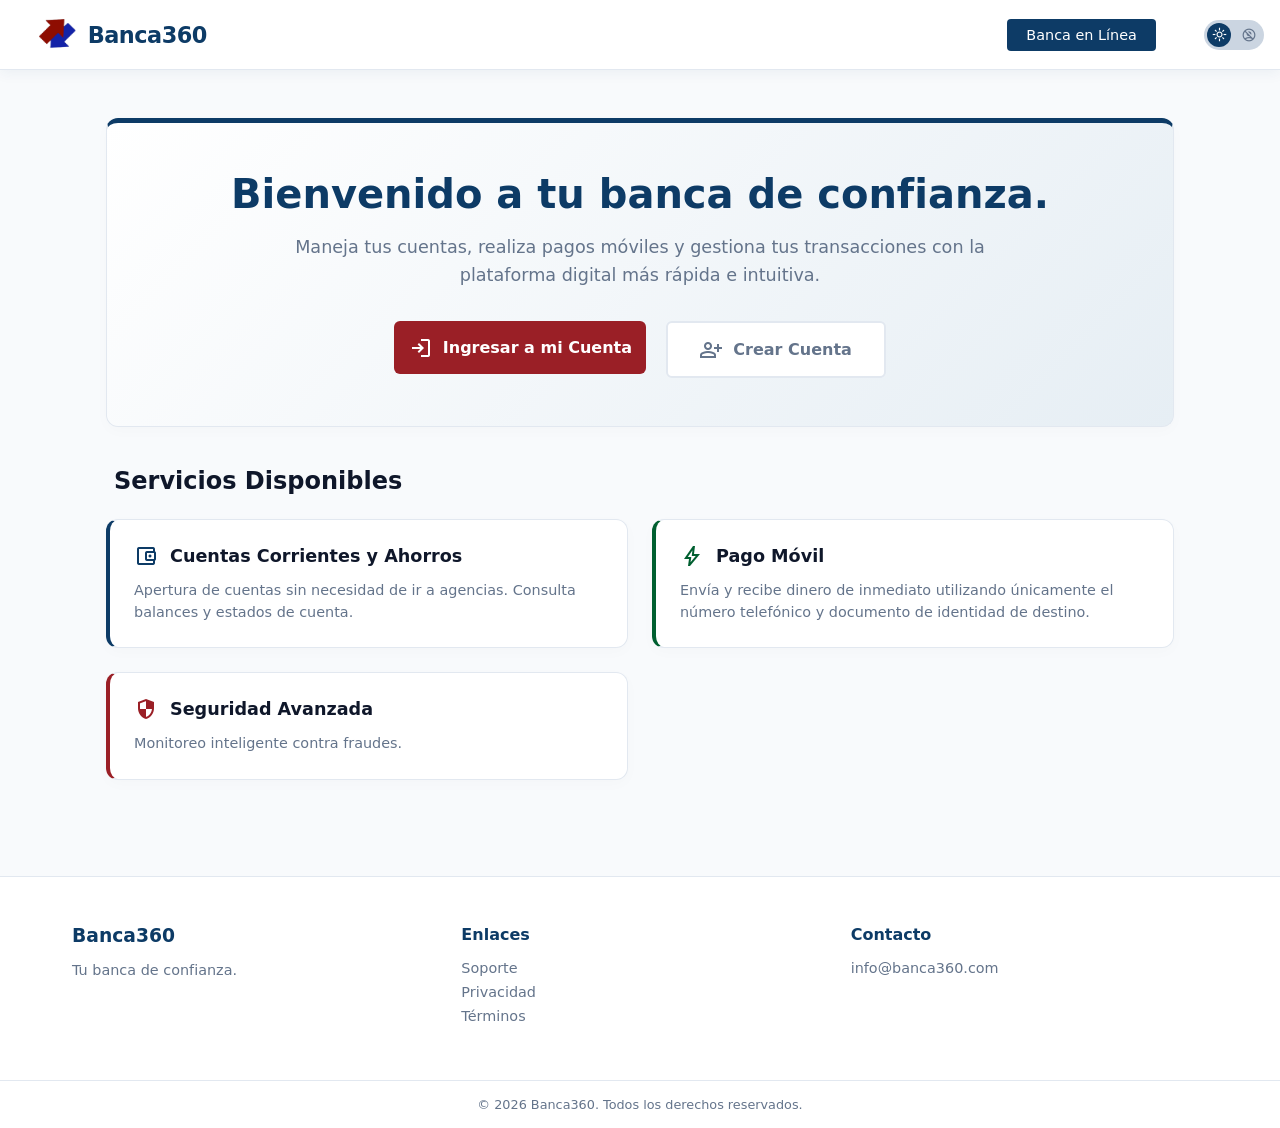
<file: index.html>
<!DOCTYPE html>
<html lang="es">
<head>
    <meta charset="UTF-8">
    <meta name="viewport" content="width=device-width, initial-scale=1.0">
    <title>Banca360</title>

    <link rel="icon" type="image/png" href="logocortado.png">

    <link rel="stylesheet" href="Style.css">
    <link href="https://fonts.googleapis.com/css2?family=Material+Symbols+Outlined" rel="stylesheet" />
</head>

<body>
    <nav class="navbar">
        <div class="nav-container">
            <a href="" class="nav-logo"><img src="logo.png" alt="Banca360" class="navbar-logo-img">Banca360</a>
            <a href="login.html" class="nav-online-banking-btn">Banca en Línea</a>       
        </div>
         <div class="nav-item">
            <label class="theme-switch" for="theme-toggle">
                <input type="checkbox" id="theme-toggle" class="theme-switch__input">
                <div class="theme-switch__icons">
                    <span class="material-symbols-outlined sun-icon">&#xe518;</span>
                    <span class="material-symbols-outlined moon-icon">&#xf03e;</span>
                </div>
                <div class="theme-switch__circle">
                    <span class="material-symbols-outlined sun-active">&#xe518;</span>
                    <span class="material-symbols-outlined moon-active">&#xf03e;</span>
                </div>
            </label>
        </div>
    </nav>

    <main class="page-content-wrapper main-landing-container">
        
        <div class="task-card-custom hero-banner-card">
            <h1 class="hero-title">Bienvenido a tu banca de confianza.</h1>
            <p class="hero-description">
                Maneja tus cuentas, realiza pagos móviles y gestiona tus transacciones con la plataforma digital más rápida e intuitiva.
            </p>
            
            <div class="hero-action-buttons">
                <a href="login.html" class="hero-btn-link">
                    <button class="btn-submit-full hero-btn-content">
                        <span class="material-symbols-outlined">login</span>
                        <span>Ingresar a mi Cuenta</span>
                    </button>
                </a>
                <a href="registro.html" class="hero-btn-link">
                    <button class="btn-secondary hero-btn-register">
                        <span class="material-symbols-outlined">person_add</span>
                        <span>Crear Cuenta</span>
                    </button>
                </a>
            </div>
        </div>

        <h2 class="services-section-title">Servicios Disponibles</h2>
        
        <div class="profile-info-grid services-grid-margin">
            
            <div class="task-card-custom tx-entry service-card-accounts">
                <div class="service-card-header">
                    <span class="material-symbols-outlined icon-accounts">account_balance_wallet</span>
                    <h3 class="service-card-title">Cuentas Corrientes y Ahorros</h3>
                </div>
                <p class="service-card-text">
                    Apertura de cuentas sin necesidad de ir a agencias. Consulta balances y estados de cuenta.
                </p>
            </div>

            <div class="task-card-custom tx-entry service-card-mobile-pay">
                <div class="service-card-header">
                    <span class="material-symbols-outlined icon-mobile-pay">bolt</span>
                    <h3 class="service-card-title">Pago Móvil</h3>
                </div>
                <p class="service-card-text">
                    Envía y recibe dinero de inmediato utilizando únicamente el número telefónico y documento de identidad de destino.
                </p>
            </div>

            <div class="task-card-custom tx-entry service-card-security">
                <div class="service-card-header">
                    <span class="material-symbols-outlined icon-security">security</span>
                    <h3 class="service-card-title">Seguridad Avanzada</h3>
                </div>
                <p class="service-card-text">
                    Monitoreo inteligente contra fraudes.
                </p>
            </div>

        </div>

    </main>

    <footer class="footer">
        <div class="footer-container">
            <div class="footer-section">
                <h3>Banca360</h3>
                <p>Tu banca de confianza.</p>
            </div>
            <div class="footer-section">
                <h4>Enlaces</h4>
                <ul>
                    <li><a href="#">Soporte</a></li>
                    <li><a href="#">Privacidad</a></li>
                    <li><a href="#">Términos</a></li>
                </ul>
            </div>
            <div class="footer-section">
                <h4>Contacto</h4>
                <p>info@banca360.com</p>
            </div>
        </div>
        <div class="footer-bottom">
            &copy; 2026 Banca360. Todos los derechos reservados.
        </div>
    </footer>

    <script src="script.js"></script>
</body>
</html>
</file>
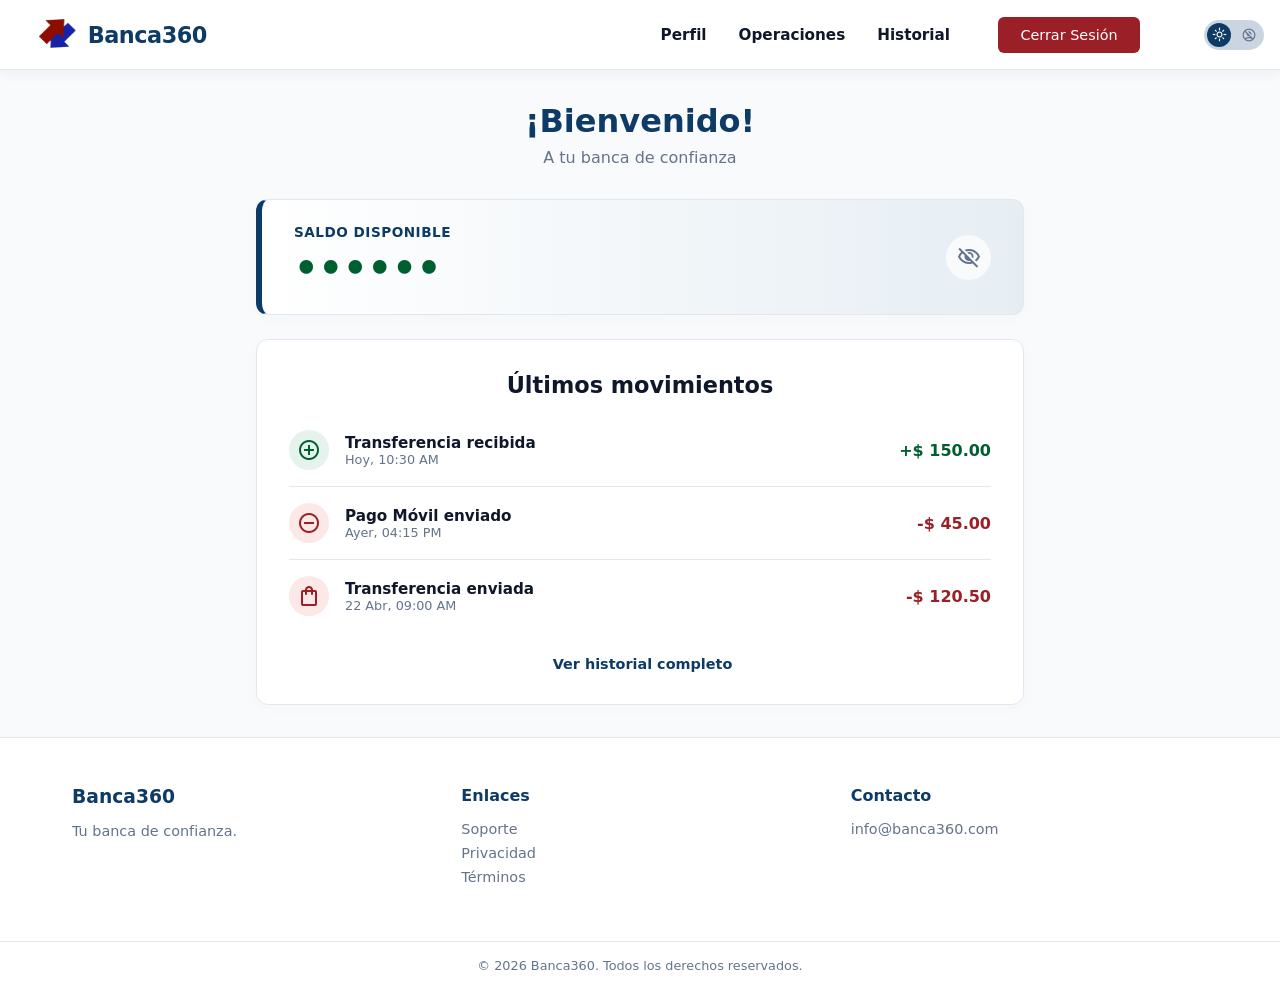
<file: dashboard.html>
<!DOCTYPE html>
<html lang="es">
<head>
    <meta charset="UTF-8">
    <meta name="viewport" content="width=device-width, initial-scale=1.0">
    <title>Banca360 - Dashboard</title>

    <link rel="icon" type="image/png" href="logocortado.png">

    <link rel="stylesheet" href="Style.css">
    <link href="https://fonts.googleapis.com/css2?family=Material+Symbols+Outlined" rel="stylesheet" />
</head>
<body>

    <nav class="navbar">
        <div class="nav-container">
            <a href="dashboard.html" class="nav-logo"><img src="logo.png" alt="Banca360" class="navbar-logo-img">Banca360</a>
            <div class="menu-toggle" id="mobile-menu">
                <span class="bar"></span>
                <span class="bar"></span>
                <span class="bar"></span>
            </div>
            
            <ul class="nav-menu">
                <li class="nav-item"><a href="perfil.html" class="nav-link">Perfil</a></li>
                <li class="nav-item opdesplegables">
                    <a href="#" class="nav-link">Operaciones</a>
                    <ul class="opdesplegables-menu">
                        <li><a href="transferencia.html">Transferencias</a></li>
                        <li><a href="pagomovil.html">Pago Móvil</a></li>
                        <li><a href="depositos.html">Depósitos</a></li>
                    </ul>
                </li>
                <li class="nav-item"><a href="historial.html" class="nav-link">Historial</a></li>
                <li class="nav-item"><a href="logout.html" class="nav-auth-btn">Cerrar Sesión</a></li>
            </ul>
        </div>
         <div class="nav-item">
            <label class="theme-switch" for="theme-toggle">
                <input type="checkbox" id="theme-toggle" class="theme-switch__input">
                <div class="theme-switch__icons">
                    <span class="material-symbols-outlined sun-icon">&#xe518;</span>
                    <span class="material-symbols-outlined moon-icon">&#xf03e;</span>
                </div>
                <div class="theme-switch__circle">
                    <span class="material-symbols-outlined sun-active">&#xe518;</span>
                    <span class="material-symbols-outlined moon-active">&#xf03e;</span>
                </div>
            </label>
        </div>
    </nav>

    <main class="page-content-wrapper">
        <div class="form-wrapper-custom">
            
            <div class="welcome-container">
                <h1>¡Bienvenido!</h1>
                <p>A tu banca de confianza</p>
            </div>

            <div class="dashboard-grid">
                
                <div class="task-card-custom balance-card">
                    <div class="balance-info">
                        <span class="balance-label">Saldo Disponible</span>
                        <div class="amount-wrapper">
                            <h2 id="balanceAmount" class="hidden">Bs. 1.000.000,00</h2>
                            <h2 id="balanceHidden">••••••</h2>
                        </div>
                    </div>
                    <button id="toggleBalance" class="btn-eye-toggle">
                        <span class="material-symbols-outlined" id="eyeIcon">visibility_off</span>
                    </button>
                </div>

                <div class="task-card-custom">
                    <div class="header-task">
                        <h2>Últimos movimientos</h2>
                    </div>
                    
                    <ul class="transaction-list">
                        <li class="transaction-item">
                            <div class="tx-icon incoming"><span class="material-symbols-outlined">add_circle</span></div>
                            <div class="tx-info">
                                <p class="tx-name">Transferencia recibida</p>
                                <p class="tx-date">Hoy, 10:30 AM</p>
                            </div>
                            <span class="tx-amount positive">+$ 150.00</span>
                        </li>
                        <li class="transaction-item">
                            <div class="tx-icon outgoing"><span class="material-symbols-outlined">remove_circle</span></div>
                            <div class="tx-info">
                                <p class="tx-name">Pago Móvil enviado</p>
                                <p class="tx-date">Ayer, 04:15 PM</p>
                            </div>
                            <span class="tx-amount negative">-$ 45.00</span>
                        </li>
                        <li class="transaction-item">
                            <div class="tx-icon outgoing"><span class="material-symbols-outlined">shopping_bag</span></div>
                            <div class="tx-info">
                                <p class="tx-name">Transferencia enviada</p>
                                <p class="tx-date">22 Abr, 09:00 AM</p>
                            </div>
                            <span class="tx-amount negative">-$ 120.50</span>
                        </li>
                    </ul>
                    <div class="login-prompt">
                        <a href="historial.html" class="login-link">
                            <span class="material-symbols-outlined"></span> Ver historial completo
                        </a>
                    </div>
                            
                </div>
                
            </div>
        </div>
    </main>

    <footer class="footer">
        <div class="footer-container">
            <div class="footer-section">
                <h3>Banca360</h3>
                <p>Tu banca de confianza.</p>
            </div>
            <div class="footer-section">
                <h4>Enlaces</h4>
                <ul>
                    <li><a href="#">Soporte</a></li>
                    <li><a href="#">Privacidad</a></li>
                    <li><a href="#">Términos</a></li>
                </ul>
            </div>
            <div class="footer-section">
                <h4>Contacto</h4>
                <p>info@banca360.com</p>
            </div>
        </div>
        <div class="footer-bottom">
            &copy; 2026 Banca360. Todos los derechos reservados.
        </div>
    </footer>

    <script src="script.js"></script>
</body>
</html>
</file>
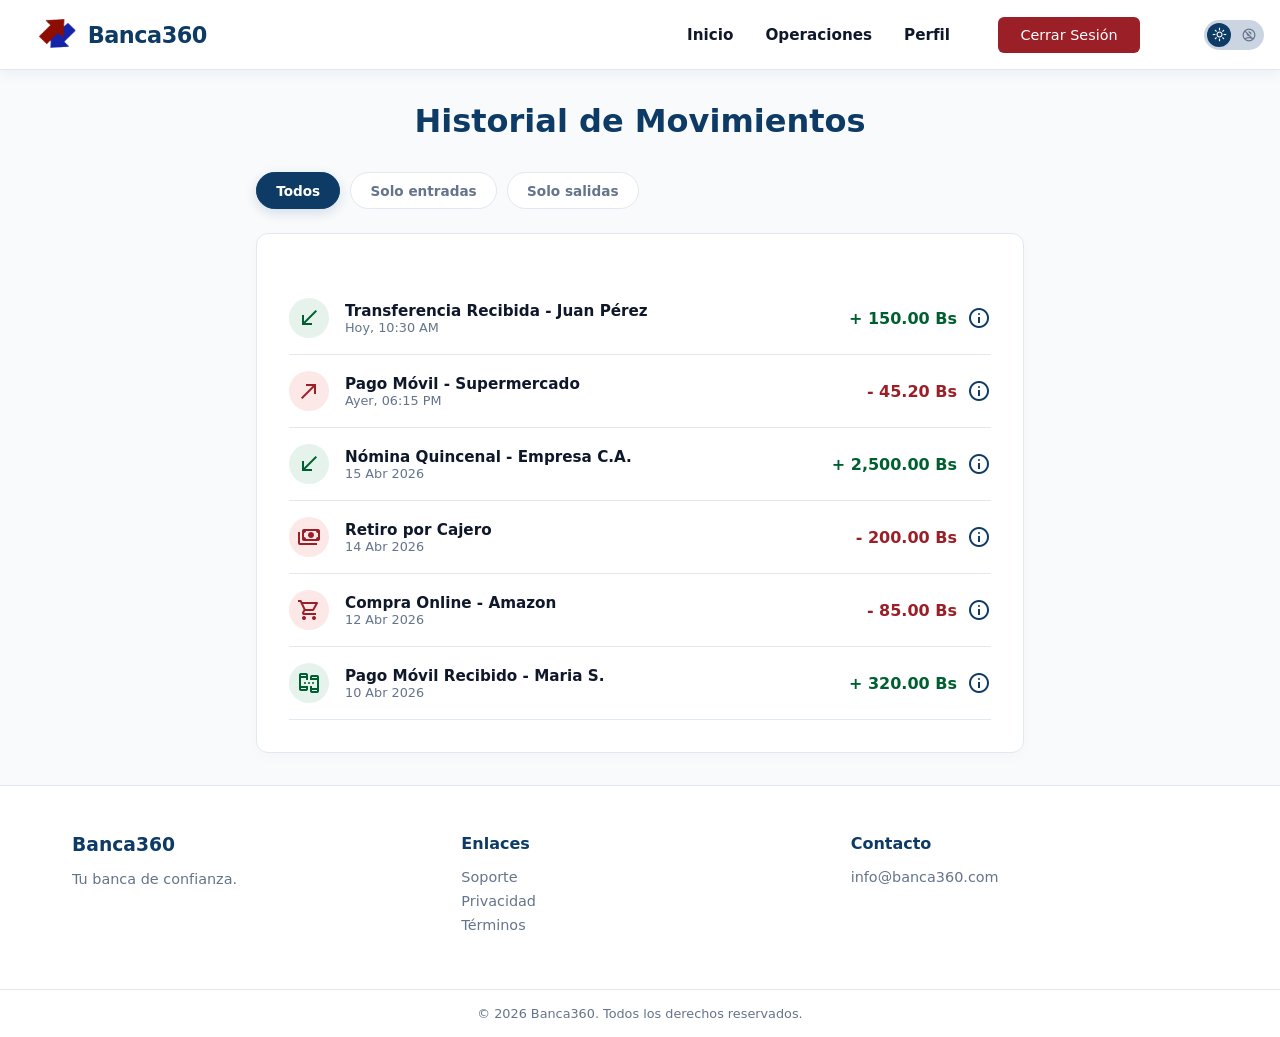
<file: historial.html>
<!DOCTYPE html>
<html lang="es" >
<head>
    <meta charset="UTF-8">
    <meta name="viewport" content="width=device-width, initial-scale=1.0">
    <title>Banca360 - Historial</title>

    <link rel="icon" type="image/png" href="logocortado.png">

    <link rel="stylesheet" href="Style.css">
    <link href="https://fonts.googleapis.com/css2?family=Material+Symbols+Outlined" rel="stylesheet" />
</head>
<body>

    <nav class="navbar">
        <div class="nav-container">
            <a href="dashboard.html" class="nav-logo"><img src="logo.png" alt="Banca360" class="navbar-logo-img">Banca360</a>            
            <div class="menu-toggle" id="mobile-menu">
                <span class="bar"></span>
                <span class="bar"></span>
                <span class="bar"></span>
            </div>

            <ul class="nav-menu">
                <li class="nav-item"><a href="dashboard.html" class="nav-link">Inicio</a></li>
                <li class="nav-item opdesplegables">
                    <a href="#" class="nav-link">Operaciones</a>
                    <ul class="opdesplegables-menu">
                        <li><a href="transferencia.html">Transferencias</a></li>
                        <li><a href="pagomovil.html">Pago Móvil</a></li>
                        <li><a href="depositos.html">Depósitos</a></li>
                    </ul>
                </li>
                <li class="nav-item"><a href="perfil.html" class="nav-link">Perfil</a></li>
                <li class="nav-item">
                    <a href="logout.html" class="nav-auth-btn">Cerrar Sesión</a>
                </li>
            </ul>
        </div>
        <div class="nav-item">
            <label class="theme-switch" for="theme-toggle">
                <input type="checkbox" id="theme-toggle" class="theme-switch__input">
                <div class="theme-switch__icons">
                    <span class="material-symbols-outlined sun-icon">&#xe518;</span>
                    <span class="material-symbols-outlined moon-icon">&#xf03e;</span>
                </div>
                <div class="theme-switch__circle">
                    <span class="material-symbols-outlined sun-active">&#xe518;</span>
                    <span class="material-symbols-outlined moon-active">&#xf03e;</span>
                </div>
            </label>
        </div>
    </nav>

    <main class="form-wrapper-custom">
        <div class="welcome-container">
            <h1>Historial de Movimientos</h1>
        </div>

        <div class="filter-container">
            <button class="filter-btn active" onclick="filterTx('all', this)">Todos</button>
            <button class="filter-btn" onclick="filterTx('in', this)">Solo entradas</button>
            <button class="filter-btn" onclick="filterTx('out', this)">Solo salidas</button>
        </div>

        <div class="task-card-custom">
            <ul class="transaction-list" id="transactionList">
                
                <li class="transaction-item tx-entry" data-type="in">
                    <div class="tx-icon incoming"><span class="material-symbols-outlined">south_west</span></div>
                    <div class="tx-info">
                        <p class="tx-name">Transferencia Recibida - Juan Pérez</p>
                        <p class="tx-date">Hoy, 10:30 AM</p>
                    </div>
                    <div class="tx-amount positive">+ 150.00 Bs</div>
                    
                    <button class="btn-info-detail" onclick="showTxDetail('Transferencia Recibida', 'Juan Pérez', 'Hoy, 10:30 AM', '+ 150.00 Bs', '#98234105')">
                        <span class="material-symbols-outlined">info</span>
                    </button>
                </li>

                <li class="transaction-item tx-entry" data-type="out">
                    <div class="tx-icon outgoing"><span class="material-symbols-outlined">north_east</span></div>
                    <div class="tx-info">
                        <p class="tx-name">Pago Móvil - Supermercado</p>
                        <p class="tx-date">Ayer, 06:15 PM</p>
                    </div>
                    <div class="tx-amount negative">- 45.20 Bs</div>
                    
                    <button class="btn-info-detail" onclick="showTxDetail('Pago Móvil', 'Supermercado', 'Ayer, 06:15 PM', '- 45.20 Bs', '#98234105')">
                        <span class="material-symbols-outlined">info</span>
                    </button>
                </li>

                <li class="transaction-item tx-entry" data-type="in">
                    <div class="tx-icon incoming"><span class="material-symbols-outlined">south_west</span></div>
                    <div class="tx-info">
                        <p class="tx-name">Nómina Quincenal - Empresa C.A.</p>
                        <p class="tx-date">15 Abr 2026</p>
                    </div>
                    <div class="tx-amount positive">+ 2,500.00 Bs</div>

                    <button class="btn-info-detail" onclick="showTxDetail('Nómina Quincenal', 'Empresa C.A.', '15 Abr 2026', '+ 2,500.00 Bs', '#98234105')">
                        <span class="material-symbols-outlined">info</span>
                    </button>
                </li>

                <li class="transaction-item tx-entry" data-type="out">
                    <div class="tx-icon outgoing"><span class="material-symbols-outlined">payments</span></div>
                    <div class="tx-info">
                        <p class="tx-name">Retiro por Cajero</p>
                        <p class="tx-date">14 Abr 2026</p>
                    </div>
                    <div class="tx-amount negative">- 200.00 Bs</div>

                    <button class="btn-info-detail" onclick="showTxDetail('Retiro por Cajero', 'Cajero Automático', '14 Abr 2026', '- 200.00 Bs', '#98234105')">
                        <span class="material-symbols-outlined">info</span>
                    </button>
                </li>

                <li class="transaction-item tx-entry" data-type="out">
                    <div class="tx-icon outgoing"><span class="material-symbols-outlined">shopping_cart</span></div>
                    <div class="tx-info">
                        <p class="tx-name">Compra Online - Amazon</p>
                        <p class="tx-date">12 Abr 2026</p>
                    </div>
                    <div class="tx-amount negative">- 85.00 Bs</div>

                    <button class="btn-info-detail" onclick="showTxDetail('Compra Online', 'Amazon', '12 Abr 2026', '- 85.00 Bs', '#98234105')">
                        <span class="material-symbols-outlined">info</span>
                    </button>
                </li>

                <li class="transaction-item tx-entry" data-type="in">
                    <div class="tx-icon incoming"><span class="material-symbols-outlined">p2p</span></div>
                    <div class="tx-info">
                        <p class="tx-name">Pago Móvil Recibido - Maria S.</p>
                        <p class="tx-date">10 Abr 2026</p>
                    </div>
                    <div class="tx-amount positive">+ 320.00 Bs</div>

                    <button class="btn-info-detail" onclick="showTxDetail('Pago Móvil Recibido', 'Maria S.', '10 Abr 2026', '+ 320.00 Bs', '#98234105')">
                        <span class="material-symbols-outlined">info</span>
                    </button>
                </li>

                <div id="detailModal" class="tx-modal-overlay">
                    <div class="tx-modal-content">
                        <div class="tx-modal-header">
                            <h3>Detalle de Transacción</h3>
                            <span class="close-modal" onclick="closeTxDetail()">&times;</span>
                        </div>
                        <div class="tx-modal-body" id="modalBody">
                        </div>
                        <button class="btn-submit-full" onclick="closeTxDetail()">Cerrar</button>
                    </div>
                </div>
            </ul>
        </div>
    </main>

    <footer class="footer">
        <div class="footer-container">
            <div class="footer-section">
                <h3>Banca360</h3>
                <p>Tu banca de confianza.</p>
            </div>
            <div class="footer-section">
                <h4>Enlaces</h4>
                <ul>
                    <li><a href="#">Soporte</a></li>
                    <li><a href="#">Privacidad</a></li>
                    <li><a href="#">Términos</a></li>
                </ul>
            </div>
            <div class="footer-section">
                <h4>Contacto</h4>
                <p>info@banca360.com</p>
            </div>
        </div>
        <div class="footer-bottom">
            &copy; 2026 Banca360. Todos los derechos reservados.
        </div>
    </footer>

    <script src="script.js"></script>

</body>

</html>
</file>
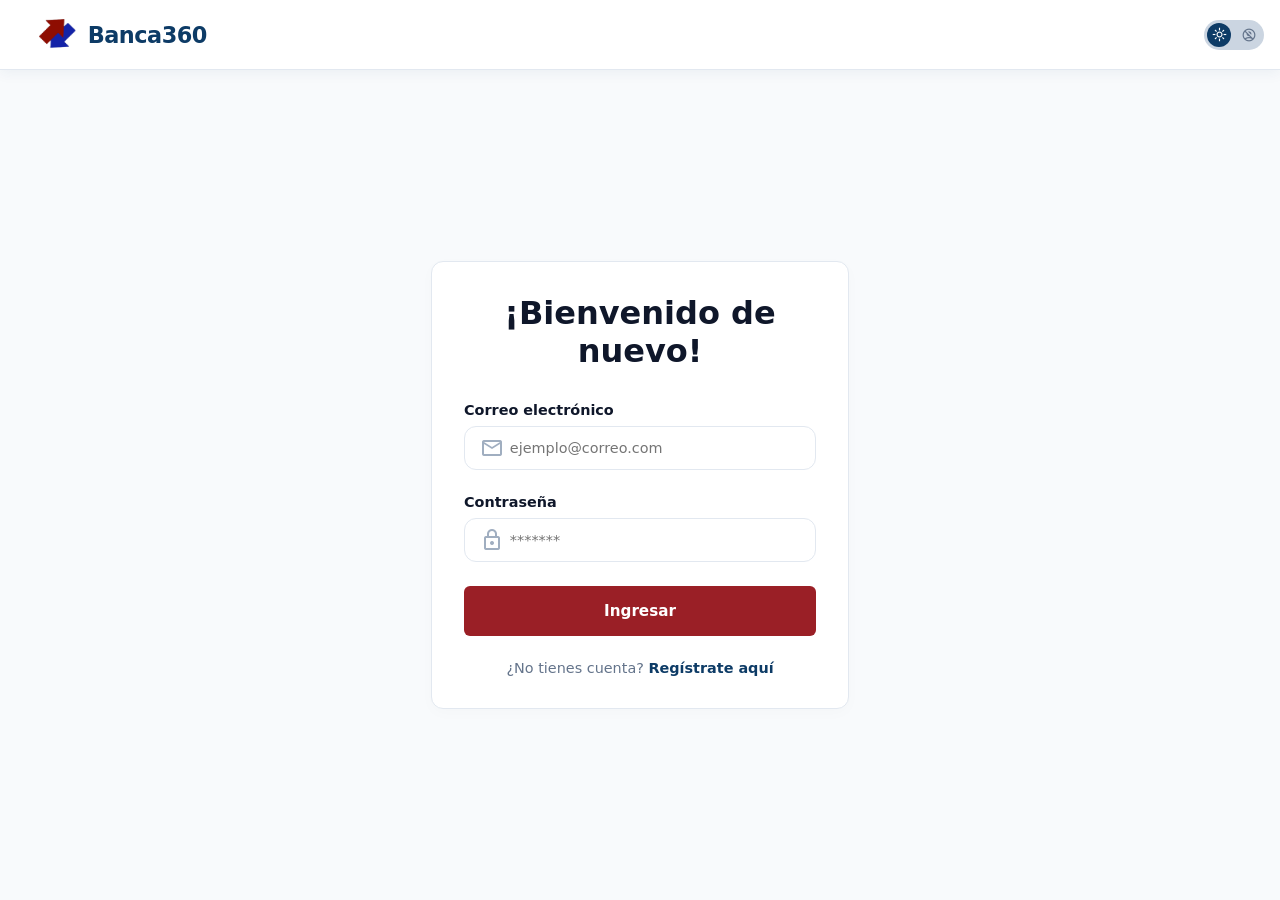
<file: login.html>
<!DOCTYPE html>
<html lang="es">

<head>
    <meta charset="UTF-8">
    <meta name="viewport" content="width=device-width, initial-scale=1.0">
    <title>Banca360 - Iniciar Sesión</title>

    <link rel="icon" type="image/png" href="logocortado.png">

    <link rel="stylesheet" href="Style.css">
    <link href="https://fonts.googleapis.com/css2?family=Material+Symbols+Outlined" rel="stylesheet" />
    
</head>

<body class="layout-centrado-total">

    <nav class="navbar">
        <div class="nav-container">
            <a href="index.html" class="nav-logo"><img src="logo.png" alt="Banca360" class="navbar-logo-img">Banca360</a>        
        </div>
        <div class="nav-item">
            <label class="theme-switch" for="theme-toggle">
                <input type="checkbox" id="theme-toggle" class="theme-switch__input">
                <div class="theme-switch__icons">
                    <span class="material-symbols-outlined sun-icon">&#xe518;</span>
                    <span class="material-symbols-outlined moon-icon">&#xf03e;</span>
                </div>
                <div class="theme-switch__circle">
                    <span class="material-symbols-outlined sun-active">&#xe518;</span>
                    <span class="material-symbols-outlined moon-active">&#xf03e;</span>
                </div>
            </label>
        </div>
    </nav>

    <main class="page-content-wrapper">
        <div class="form-wrapper-custom form-login-container">
            <div class="task-card-custom">
                <div class="header-task centered-header">
                    <h1>¡Bienvenido de nuevo!</h1>
                    <p></p>
                </div>
                
                <form id="loginForm" class="task-form-custom">
                    <div class="form-group">
                        <label>Correo electrónico</label>
                        <div class="input-with-icon">
                            <span class="icon-perfil"><span class="material-symbols-outlined">mail</span></span>
                            <input type="email" required placeholder="ejemplo@correo.com">
                        </div>
                    </div>

                    <div class="form-group">
                        <label>Contraseña</label>
                            <div class="input-with-icon">
                                <span class="icon-perfil">
                                    <span class="material-symbols-outlined">lock</span>
                                </span>
                                <input type="password" id="password" required placeholder="*******" inputmode="numeric">
                            </div>
                    </div>

                    <button type="submit" id="btnLogin" class="btn-submit-full">
                        <span class="btn-text">Ingresar</span>
                        <div class="spinner" id="spinner"></div>
                    </button>
                </form>

                <p class="login-prompt">
                    ¿No tienes cuenta? <a href="registro.html" class="login-link">Regístrate aquí</a>
                </p>
                
            </div>
        </div>
    </main>

    <script src="script.js"></script>

</body>

</html>
</file>
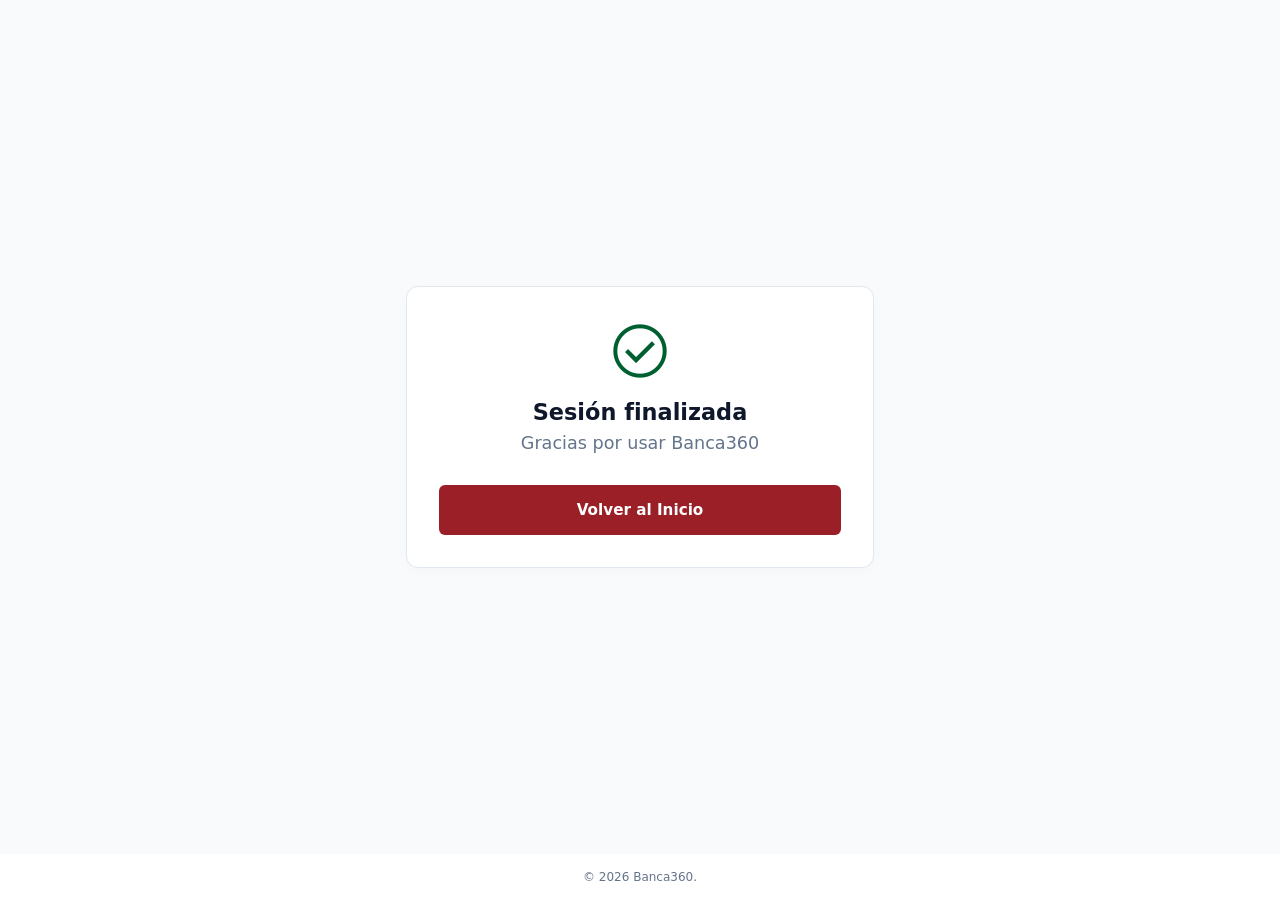
<file: logout.html>
<!DOCTYPE html>
<html lang="es">
    
<head>
    <meta charset="UTF-8">
    <meta name="viewport" content="width=device-width, initial-scale=1.0">
    <title>Banca360 - Sesión Finalizada</title>
    <link rel="icon" type="image/png" href="logocortado.png">

    <link rel="stylesheet" href="Style.css">
    <link href="https://fonts.googleapis.com/css2?family=Material+Symbols+Outlined" rel="stylesheet" />
</head>

<body class="layout-centrado-total">
    
    <main class="page-content-wrapper">
        <div class="form-wrapper-custom">
            <div class="task-card-custom card-logout-centrada">
                
                <div class="header-task">
                    <span class="material-symbols-outlined icon-finalizado">check_circle</span>
                    <h2>Sesión finalizada</h2>
                    <p>Gracias por usar Banca360</p>
                </div>
                

                <div class="form-footer-actions">
                    <a href="index.html" class="btn-submit-full btn-regreso-centrado">
                        Volver al Inicio
                    </a>
                </div>
            </div>
        </div>
        
    </main>

    <footer class="footer">
        <div class="footer-bottom">
            &copy; 2026 Banca360.
        </div>
    </footer>

</body>

</html>
</file>
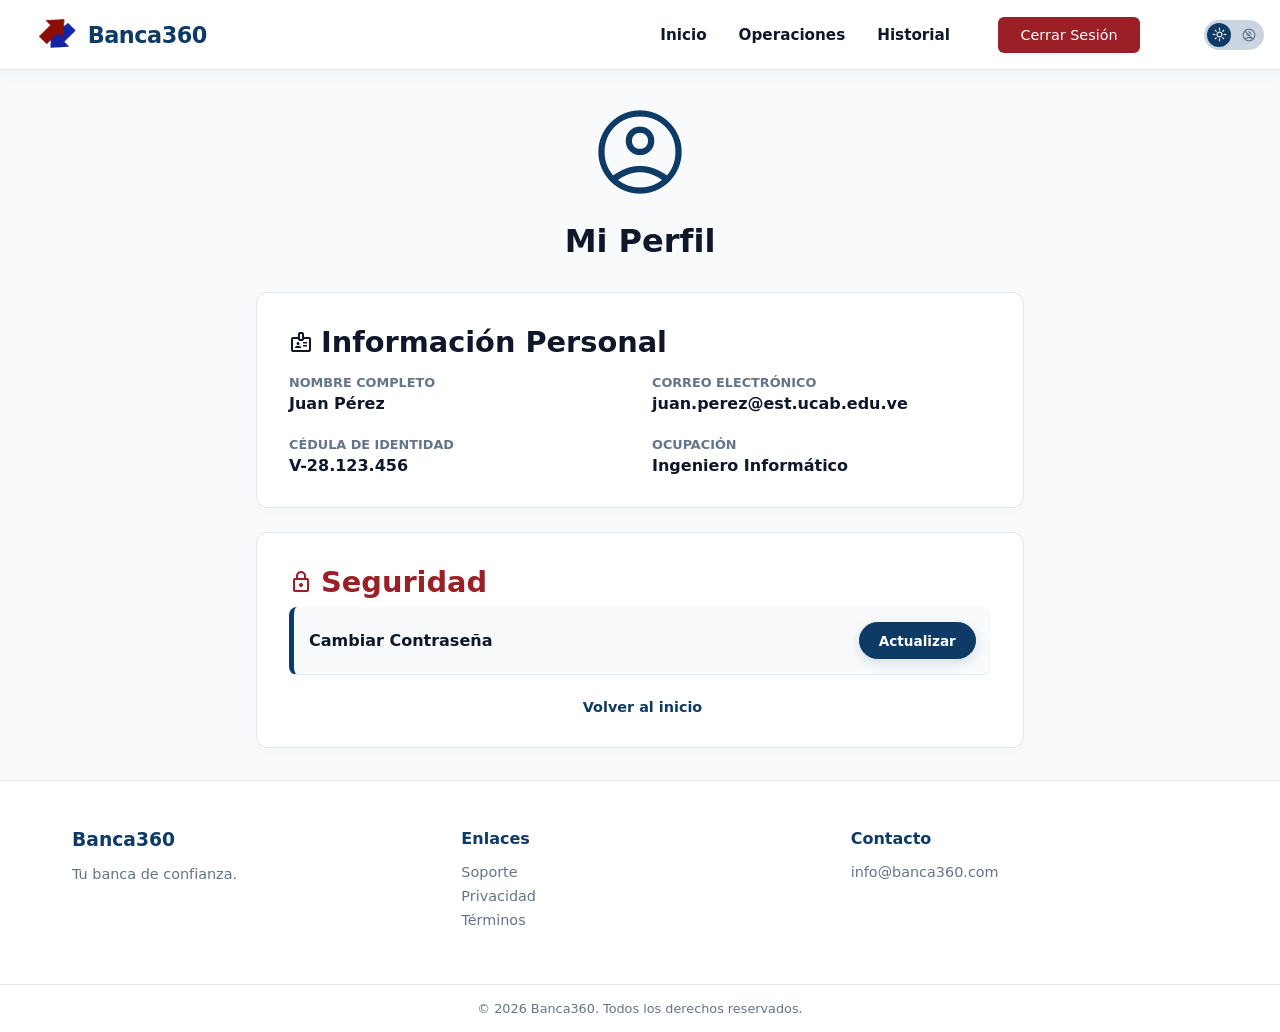
<file: perfil.html>
<!DOCTYPE html>
<html lang="es">
<head>
    <meta charset="UTF-8">
    <meta name="viewport" content="width=device-width, initial-scale=1.0">
    <title>Banca360 - Perfil</title>

    <link rel="icon" type="image/png" href="logocortado.png">

    <link rel="stylesheet" href="Style.css">
    <link href="https://fonts.googleapis.com/css2?family=Material+Symbols+Outlined" rel="stylesheet" />
</head>
<body>

    <nav class="navbar">
        <div class="nav-container">
            <a href="dashboard.html" class="nav-logo"><img src="logo.png" alt="Banca360" class="navbar-logo-img">Banca360</a> 
            <ul class="nav-menu">
                <li class="nav-item"><a href="dashboard.html" class="nav-link">Inicio</a></li>
                <li class="nav-item opdesplegables">
                    <a href="#" class="nav-link">Operaciones</a>
                    <ul class="opdesplegables-menu">
                        <li><a href="transferencia.html">Transferencias</a></li>
                        <li><a href="pagomovil.html">Pago Móvil</a></li>
                        <li><a href="depositos.html">Depósitos</a></li>
                    </ul>
                </li>
                <li class="nav-item"><a href="historial.html" class="nav-link">Historial</a></li>
                <li class="nav-item"><a href="logout.html" class="nav-auth-btn logout-btn">Cerrar Sesión</a></li>
            </ul>
        </div>
         <div class="nav-item">
            <label class="theme-switch" for="theme-toggle">
                <input type="checkbox" id="theme-toggle" class="theme-switch__input">
                <div class="theme-switch__icons">
                    <span class="material-symbols-outlined sun-icon">&#xe518;</span>
                    <span class="material-symbols-outlined moon-icon">&#xf03e;</span>
                </div>
                <div class="theme-switch__circle">
                    <span class="material-symbols-outlined sun-active">&#xe518;</span>
                    <span class="material-symbols-outlined moon-active">&#xf03e;</span>
                </div>
            </label>
        </div>
    </nav>

    <main class="form-wrapper-custom">
        
        <div class="profile-header">
            <div class="avatar-container">
                <span class="material-symbols-outlined">account_circle</span>
            </div>
            <h1>Mi Perfil</h1>
        </div>

        <div class="task-card-custom profile-card">
            <div class="header-task">
                <h3>
                    <span class="material-symbols-outlined">badge</span> Información Personal
                </h3>
            </div>
            
            <div class="profile-info-grid">
                <div class="info-item">
                    <label>Nombre Completo</label>
                    <p>Juan Pérez</p>
                </div>
                <div class="info-item">
                    <label>Correo Electrónico</label>
                    <p>juan.perez@est.ucab.edu.ve</p>
                </div>
                <div class="info-item">
                    <label>Cédula de Identidad</label>
                    <p>V-28.123.456</p>
                </div>
                <div class="info-item">
                    <label>Ocupación</label>
                    <p>Ingeniero Informático</p>
                </div>
            </div>
        </div>

        <div class="task-card-custom profile-card">
            <div class="header-task">
                <h3 class="text-danger">
                    <span class="material-symbols-outlined">lock</span> Seguridad
                </h3>
            </div>
            
            <div class="security-options">
                <div class="security-item">
                    <div class="sec-text">
                        <p class="sec-title">Cambiar Contraseña</p>
                    </div>
                    <button id="btnTogglePassword" class="filter-btn active">Actualizar</button>
                </div>

                <div id="passwordCollapse" class="password-collapse">
                    <form id="changePasswordForm" class="task-form-custom">
                        <div class="form-group">
                            
                            <label>Nueva Contraseña</label>
                            <input type="password" id="newPasswordPerfil" class="form-input-custom" placeholder="••••••" required>
                            
                            <div class="password-requirements">
                                <p id="req-length-p" class="requirement">
                                    <span class="material-symbols-outlined">circle</span> Mínimo 6 caracteres
                                </p>
                                <p id="req-number-p" class="requirement">
                                    <span class="material-symbols-outlined">circle</span> Solo números
                                </p>
                            </div>
                        </div>
                        <button type="submit" class="btn-submit-full">Confirmar Cambio</button>
                    </form>
                </div>
            </div>
             <div class="login-prompt">
                <a href="dashboard.html" class="login-link">
                    <span class="material-symbols-outlined"></span> Volver al inicio
                </a>
            </div>
        </div>

       
    </main>

    <footer class="footer">
        <div class="footer-container">
            <div class="footer-section">
                <h3>Banca360</h3>
                <p>Tu banca de confianza.</p>
            </div>
            <div class="footer-section">
                <h4>Enlaces</h4>
                <ul>
                    <li><a href="#">Soporte</a></li>
                    <li><a href="#">Privacidad</a></li>
                    <li><a href="#">Términos</a></li>
                </ul>
            </div>
            <div class="footer-section">
                <h4>Contacto</h4>
                <p>info@banca360.com</p>
            </div>
        </div>
        <div class="footer-bottom">
            &copy; 2026 Banca360. Todos los derechos reservados.
        </div>
    </footer>

    <script src="script.js"></script>
</body>
</html>
</file>
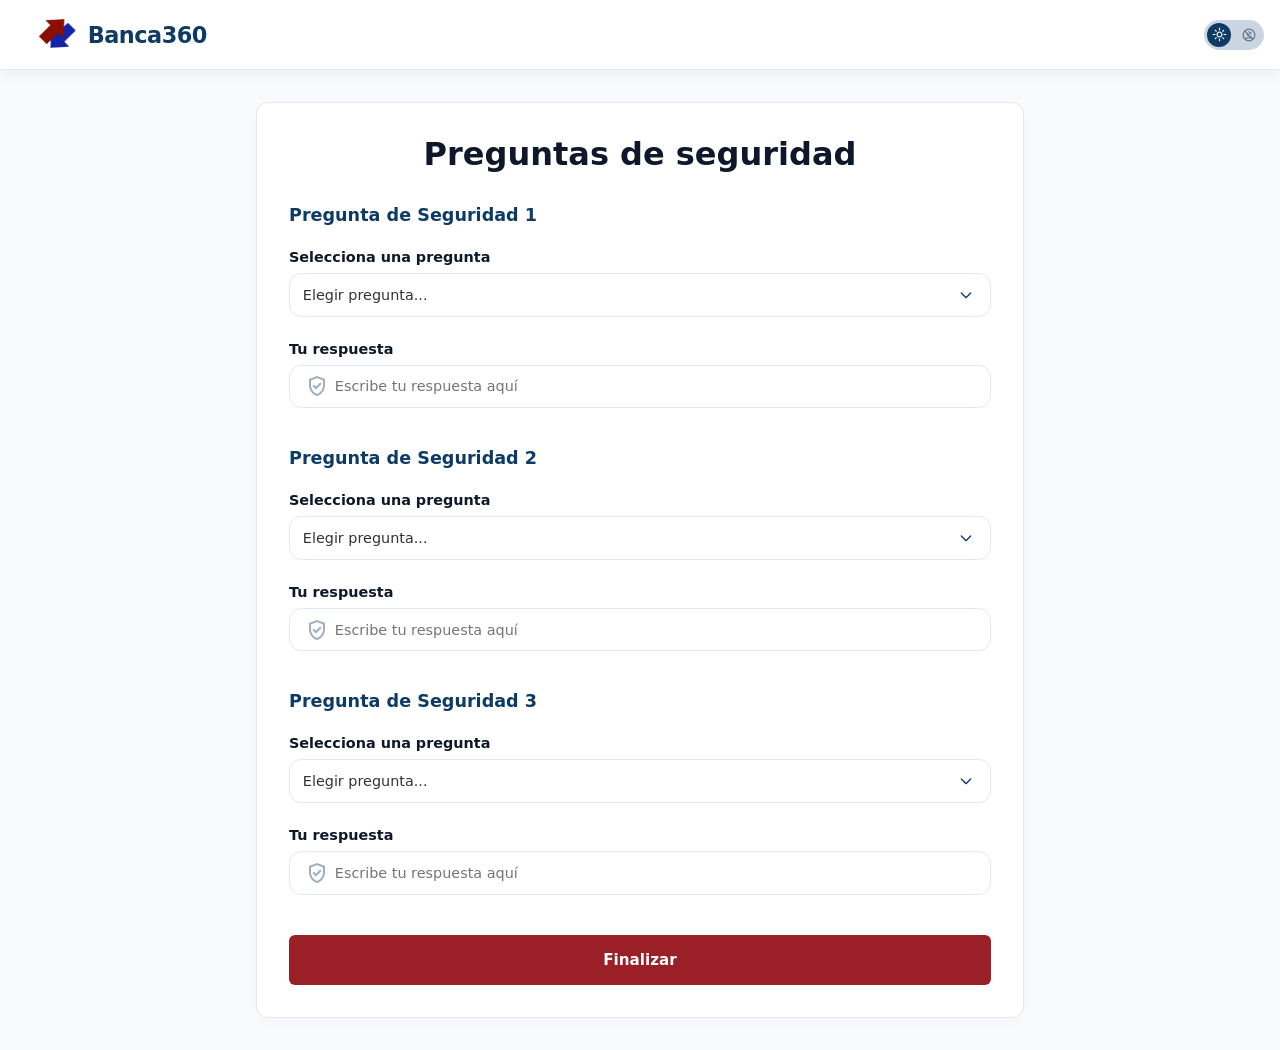
<file: security-config.html>
<!DOCTYPE html>
<html lang="es">

<head>
    <meta charset="UTF-8">
    <meta name="viewport" content="width=device-width, initial-scale=1.0">
    <title>Banca360 - Seguridad</title>

    <link rel="icon" type="image/png" href="logocortado.png">

    <link rel="stylesheet" href="Style.css">
    <link href="https://fonts.googleapis.com/css2?family=Material+Symbols+Outlined" rel="stylesheet" />
</head>

<body>

    <nav class="navbar">
        <div class="nav-container">
            <a href="dashboard.html" class="nav-logo"><img src="logo.png" alt="Banca360" class="navbar-logo-img">Banca360</a> 
        </div>
         <div class="nav-item">
            <label class="theme-switch" for="theme-toggle">
                <input type="checkbox" id="theme-toggle" class="theme-switch__input">
                <div class="theme-switch__icons">
                    <span class="material-symbols-outlined sun-icon">&#xe518;</span>
                    <span class="material-symbols-outlined moon-icon">&#xf03e;</span>
                </div>
                <div class="theme-switch__circle">
                    <span class="material-symbols-outlined sun-active">&#xe518;</span>
                    <span class="material-symbols-outlined moon-active">&#xf03e;</span>
                </div>
            </label>
        </div>
    </nav>

    <main class="page-content-wrapper">
        <div class="form-wrapper-custom">
            <div class="task-card-custom">
                <div class="profile-header">
                    <h1>Preguntas de seguridad</h1>
                </div>

                <form id="securityForm" class="task-form-custom">
                    
                    <fieldset class="form-section-container">
                        <legend class="custom-section-title">Pregunta de Seguridad 1</legend>
                        <div class="form-group">
                            <label>Selecciona una pregunta</label>
                            <div class="select-caja-flecha">
                                <select class="select-minimalista" required>
                                    <option value="" disabled selected>Elegir pregunta...</option>
                                    <option>¿Cuál es el nombre de tu primera mascota?</option>
                                    <option>¿En qué ciudad se conocieron tus padres?</option>
                                    <option>¿Cuál es el segundo nombre de tu abuela?</option>
                                </select>
                            </div>
                        </div>
                        <div class="form-group">
                            <label>Tu respuesta</label>
                            <div class="input-with-icon">
                                <span class="icon-perfil"><span class="material-symbols-outlined">verified_user</span></span>
                                <input type="text" required placeholder="Escribe tu respuesta aquí">
                            </div>
                        </div>
                    </fieldset>

                    <fieldset class="form-section-container">
                        <legend class="custom-section-title">Pregunta de Seguridad 2</legend>
                        <div class="form-group">
                            <label>Selecciona una pregunta</label>
                            <div class="select-caja-flecha">
                                <select class="select-minimalista" required>
                                    <option value="" disabled selected>Elegir pregunta...</option>
                                    <option>¿Nombre de tu escuela primaria?</option>
                                    <option>¿Nombre de tu mejor amigo de la infancia?</option>
                                    <option>¿Cuál es tu libro favorito?</option>
                                </select>
                            </div>
                        </div>
                        <div class="form-group">
                            <label>Tu respuesta</label>
                            <div class="input-with-icon">
                                <span class="icon-perfil"><span class="material-symbols-outlined">verified_user</span></span>
                                <input type="text" required placeholder="Escribe tu respuesta aquí">
                            </div>
                        </div>
                    </fieldset>

                    <fieldset class="form-section-container">
                        <legend class="custom-section-title">Pregunta de Seguridad 3</legend>
                        <div class="form-group">
                            <label>Selecciona una pregunta</label>
                            <div class="select-caja-flecha">
                                <select class="select-minimalista" required>
                                    <option value="" disabled selected>Elegir pregunta...</option>
                                    <option>¿Cuál es el tu color favorito?</option>
                                    <option>¿Cuál es el nombre de tu profesor favorito?</option>
                                    <option>¿Nombre de la ciudad donde naciste?</option>
                                </select>
                            </div>
                        </div>
                        <div class="form-group">
                            <label>Tu respuesta</label>
                            <div class="input-with-icon">
                                <span class="icon-perfil"><span class="material-symbols-outlined">verified_user</span></span>
                                <input type="text" required placeholder="Escribe tu respuesta aquí">
                            </div>
                        </div>
                    </fieldset>

                    <div class="form-footer-actions">
                        <button type="submit" class="btn-submit-full">Finalizar</button>
                    </div>
                </form>
            </div>
        </div>
    </main>
    <script src="script.js"></script>
</body>

</html>
</file>
<file: Style.css>
:root {
    --primary-color: #0D3B66;      
    --primary-hover: #092A4A;      
    --primary-soft: #E6EEF4;     
    
    --accent-red: #9A1F26;         
    --accent-red-hover: #7D181D;   
    
    --banking-green: #005F30;      
    --banking-green-soft: #E5F3EC; 

    --text-dark: #0F172A;         
    --text-light: #64748B;     
    --bg-white: #FFFFFF;
    --bg-light: #F8FAFC;            
    --border-color: #E2E8F0;
    --transition: all 0.25s cubic-bezier(0.4, 0, 0.2, 1);
}

.dark-mode {
    --bg-main: #0B0F17;            
    --bg-card: #1E293B;           
    --text-primary: #F8FAFC;      
    --text-secondary: #94A3B8;   
    --border-color: #334155;    
    --navbar-bg: #0F172A;         
    --primary-color: #142242;

    --titulos-azul-color: #ffffff;  
    --azul-oscuro: #0D1E32;       
}

* {
    margin: 0;
    padding: 0;
    box-sizing: border-box;
    font-family: 'Segoe UI', system-ui, sans-serif;
}

body {
    background-color: var(--bg-light);
    color: var(--text-dark);
    transition: background-color 0.3s, color 0.3s;
}

/********************************************** MODO OSCURO *************************************************/
.dark-mode {
    background-color: var(--bg-main) !important;
    color: var(--text-primary) !important;
}

.dark-mode body, 
.dark-mode .main-content, 
.dark-mode .container-fluid,
.dark-mode section {
    background-color: var(--bg-main) !important;
}
.dark-mode .security-item {
    background-color: #1a2538 !important;
    border-left: 5px solid #162030 !important;
}
.dark-mode legend,
.dark-mode h3 {
    color: var(--titulos-azul-color) !important;
}

.dark-mode h1,
.dark-mode span,
.dark-mode h2, 
.dark-mode .welcome-container p,
.dark-mode .task-card-custom p {
    color: var(--text-primary) !important;
}

.dark-mode .spinner {
     border: 3px solid rgba(56, 189, 248, 0.2);
     border-top-color: var(--titulos-azul-color);
}

.dark-mode .amount-container input::placeholder,
.dark-mode .currency-label {
   color: var(--titulos-azul-color) !important;
}

/* Componentes en Modo Oscuro */
.dark-mode .form-wrapper-custom{
     background-color: var(--bg-main) !important;
}
.dark-mode .task-card-custom, 
.dark-mode .modal-content, 
.dark-mode label,
.dark-mode .password-collapse,
.dark-mode .filter-btn {
    background-color: var(--bg-card) !important;
    border-color: #142237 !important;
    color: var(--text-primary) !important;
}
.dark-mode  textarea{
     color: var(--text-primary) !important;
}
.dark-mode .form-row input::placeholder{
        color: #bbbec3 !important;
}
.dark-mode .balance-card{
    background: linear-gradient(to right, #101429, var(--bg-card)) !important;
}
.dark-mode .hero-banner-card {
    background: linear-gradient(to right, #101429, var(--bg-card)) !important;
}
.dark-mode .hero-btn-register {
    background-color: #12378d !important;
    border-color: #12378d !important;
}
.dark-mode .hero-btn-register:hover {
    background-color: #0d2b6f !important;
    border-color: #0d2764 !important;
}
.dark-mode .filter-btn.active {
    background-color: var(--primary-color) !important;
    border-color: var(--primary-color) !important;
}

.dark-mode .filter-btn:hover {
    background-color: #0e2a51 !important;
    border-color:  #0c2d5c !important;
}

.dark-mode .navbar,
.dark-mode .nav-link,
.dark-mode .opdesplegables-menu {
    background-color: var(--navbar-bg) !important;
    color: var(--text-primary) !important;
    border-top: 1px solid #0a1124;
}

.dark-mode .footer,
.dark-mode .footer-bottom {
    background-color: var(--navbar-bg) !important;
    border-top: 1px solid #18233e;
}

.dark-mode .footer-section h3, 
.dark-mode p, 
.dark-mode h4, 
.dark-mode a {
     color: var(--text-primary) !important;
}

.dark-mode .opdesplegables-menu a:hover {
    background-color: var(--primary-color) !important;
    color: #ffffff !important;
}

.dark-mode .tx-modal-content {
    background: var(--bg-card) !important;
    border: 1px solid var(--border-color);
}

.dark-mode a {
    color: var(--titulos-azul-color) !important;
}

.dark-mode a:hover {
    color: #ffffff !important;
}

/* Inputs en Modo Oscuro */
.dark-mode input, 
.dark-mode select, 
.dark-mode textarea {
    background-color: #1E293B !important;
    color: #ffffff !important;
    border: 1px solid var(--border-color) !important;
}

.dark-mode input:focus, 
.dark-mode select:focus, 
.dark-mode textarea:focus {
    border-color: var(--titulos-azul-color) !important;
}

.dark-mode .form-group option {
    background-color: #1E293B !important;
}
.dark-mode .positive{
    color:#209c5e !important;
}
.dark-mode .negative{
    color:#b12626 !important;
}
.dark-mode .incoming { background: rgba(6, 127, 67, 0.55) !important; color: #4ade80 !important; }
.dark-mode .outgoing { background: rgba(154, 31, 38, 0.55) !important; color: #f87171 !important; }

.dark-mode .btn-eye-toggle { background-color: #334155 !important; color: var(--text-primary) !important; }
.dark-mode .btn-eye-toggle:hover { color: var(--titulos-azul-color) !important; }

.dark-mode .transaction-item:hover {
    background-color: #334155 !important;
}

/*******************************************************************************************/
/* Interruptor de Tema (Tema Azul e Iconos Limpios) */
.theme-switch {
    --sw-width: 60px;
    --sw-height: 30px;
    --sw-circle: 24px;
    --sw-bg-light: #cbd5e1; 
    --sw-bg-dark: var(--bg-card);  
    user-select: none;
    display: inline-flex;
    align-items: center;
    position: relative;
    cursor: pointer;
    width: var(--sw-width);
    height: var(--sw-height);
    border-radius: 30px;
    background-color: var(--sw-bg-light);
    transition: var(--transition);
    overflow: hidden;
}

.theme-switch__input {
    position: absolute;
    opacity: 0;
    width: 0; height: 0;
}

.theme-switch__icons {
    display: flex;
    justify-content: space-between;
    align-items: center;
    width: 100%;
    padding: 0 7px;
    pointer-events: none;
}

.theme-switch__icons .material-symbols-outlined {
    font-size: 16px;
    color: #64748b; 
    transition: color 0.3s ease;
}

.theme-switch__circle {
    position: absolute;
    left: 3px;
    width: var(--sw-circle);
    height: var(--sw-circle);
    background-color: var(--primary-color); 
    border-radius: 50%;
    transition: transform 0.3s cubic-bezier(0.4, 0, 0.2, 1);
    z-index: 2;
    display: flex;
    align-items: center;
    justify-content: center;
}

.theme-switch__circle .material-symbols-outlined {
    color: white;
    font-size: 15px;
    position: absolute;
    transition: opacity 0.2s ease;
}

.moon-active { opacity: 0; }
.sun-active { opacity: 1; }

.theme-switch__input:checked + .theme-switch__icons + .theme-switch__circle {
    transform: translateX(30px); 
    background-color: var(--titulos-azul-color); 
}

.theme-switch__input:checked + .theme-switch__icons + .theme-switch__circle .sun-active { opacity: 0; }
.theme-switch__input:checked + .theme-switch__icons + .theme-switch__circle .moon-active { opacity: 1; }

.dark-mode .theme-switch {
    background-color: var(--bg-card) !important;
    border: 1px solid var(--border-color);
}

/***************************************************************************************/
/* El Slider Alternativo */
.slider {
  --background: #0D3B66;
  position: absolute;
  cursor: pointer;
  top: 0; left: 0; right: 0; bottom: 0;
  background-color: var(--background);
  transition: .5s;
  border-radius: 30px;
}

.slider:before {
  position: absolute;
  content: "";
  height: 1.4em;
  width: 1.4em;
  border-radius: 50%;
  left: 10%;
  bottom: 15%;
  box-shadow: inset 8px -4px 0px 0px var(--accent-red); 
  background: var(--background);
  transition: .5s;
}

input:checked + .slider {
  background-color: var(--banking-green);
}

input:checked + .slider:before {
  transform: translateX(100%);
  box-shadow: inset 15px -4px 0px 15px var(--accent-red);
}

/*////////////////////////////// NAVBAR //////////////////////////////*/
.navbar {
    background: var(--bg-white);
    height: 70px;
    display: flex;
    justify-content: center;
    align-items: center;
    position: sticky;
    top: 0;
    z-index: 1000;
    box-shadow: 0 4px 12px rgba(13, 59, 102, 0.05);
    border-bottom: 1px solid var(--border-color);
}

.nav-container {
    display: flex;
    justify-content: space-between;
    align-items: center;
    width: 100%;
    max-width: 1200px;
    padding: 0 2rem;
}

.nav-logo img {
    height: 45px;    
    width: auto;     
    display: block;
    object-fit: contain;
}

.nav-logo {
    display: flex;         
    align-items: center;   
    gap: 12px;             
    font-size: 1.4rem;
    font-weight: 700;
    color: var(--primary-color);
    text-decoration: none;
    letter-spacing: -0.5px;
}

.nav-menu {
    display: flex;
    list-style: none;
    align-items: center;
}

.nav-item {
    position: relative;
    padding: 0 1rem;
}

.nav-link {
    text-decoration: none;
    color: var(--text-dark);
    font-weight: 600;
    font-size: 0.95rem;
    transition: var(--transition);
}

.nav-link:hover {
    color: var(--primary-color);
}

/* --- opdesplegables --- */
.opdesplegables-menu {
    position: absolute;
    top: 100%;
    left: 0;
    background: var(--bg-white);
    box-shadow: 0 10px 30px rgba(13, 59, 102, 0.08);
    border-radius: 8px;
    padding: 0.5rem 0;
    min-width: 170px;
    opacity: 0;
    visibility: hidden;
    transform: translateY(10px);
    transition: var(--transition);
    list-style: none;
    border: 1px solid var(--border-color);
}

.opdesplegables:hover .opdesplegables-menu {
    opacity: 1;
    visibility: visible;
    transform: translateY(0);
}

.opdesplegables-menu li a {
    display: block;
    padding: 0.7rem 1.2rem;
    text-decoration: none;
    color: var(--text-light);
    font-size: 0.9rem;
    transition: var(--transition);
}

.opdesplegables-menu li a:hover {
    background: var(--primary-soft);
    color: var(--primary-color);
    padding-left: 1.5rem;
}

/* --- BOTÓN PRINCIPAL ROJO CARMESÍ --- */
.nav-auth-btn {
    background: var(--accent-red);
    color: white;
    padding: 0.6rem 1.4rem;
    border-radius: 6px;
    text-decoration: none;
    font-weight: 500;
    font-size: 0.9rem;
    transition: var(--transition);
    margin-left: 1rem;
}

.nav-auth-btn:hover {
    background: var(--accent-red-hover);
    box-shadow: 0 4px 12px rgba(154, 31, 38, 0.2);
}

/*////////////////////////////// FOOTER //////////////////////////////*/
.footer {
    background: var(--bg-white);
    border-top: 1px solid var(--border-color);
    padding: 3rem 0 1rem 0;
    margin-top: auto;
}

.footer-container {
    max-width: 1200px;
    margin: 0 auto;
    display: grid;
    grid-template-columns: repeat(auto-fit, minmax(200px, 1fr));
    gap: 2rem;
    padding: 0 2rem;
}

.footer-section h3, .footer-section h4 {
    margin-bottom: 1rem;
    color: var(--primary-color);
}

.footer-section p, .footer-section ul {
    color: var(--text-light);
    font-size: 0.9rem;
    list-style: none;
}

.footer-section ul li {
    margin-bottom: 0.5rem;
}

.footer-section a {
    text-decoration: none;
    color: var(--text-light);
    transition: var(--transition);
}

.footer-section a:hover {
    color: var(--primary-color);
}

.footer-bottom {
    text-align: center;
    margin-top: 3rem;
    padding-top: 1rem;
    border-top: 1px solid var(--border-color);
    font-size: 0.8rem;
    color: var(--text-light);
}

/* --- RESPONSIVE --- */
@media screen and (max-width: 768px) {
    .menu-toggle { display: block; cursor: pointer; }
    .bar {
        display: block; width: 25px; height: 3px; margin: 5px auto;
        background: var(--text-dark); transition: var(--transition);
    }
    .nav-menu {
        position: fixed; top: -100%; left: 0; flex-direction: column;
        background: var(--bg-white); width: 100%; text-align: center;
        transition: 0.3s; box-shadow: 0 10px 27px rgba(0, 0, 0, 0.05); padding: 2rem 0;
    }
    .nav-menu.active { top: 70px; }
    .nav-item { margin: 1.5rem 0; }
    .opdesplegables-menu {
        position: static; opacity: 1; visibility: visible;
        transform: none; box-shadow: none; display: none;
    }
    .opdesplegables:hover .opdesplegables-menu { display: block; }
}

/*////////////////////////////// FORMULARIO //////////////////////////////*/
.form-wrapper-custom {
    max-width: 800px;
    margin: 2rem auto;
    text-align: left; 
    padding: 0 1rem;
}

.task-card-custom {
    background: var(--bg-white);
    padding: 2rem;
    border-radius: 12px;
    box-shadow: 0 4px 15px rgba(0,0,0,0.02);
    border: 1px solid var(--border-color);
}

.header-task h2 {
    margin-bottom: 0.5rem;
    font-size: 1.4rem;
    color: var(--text-dark);
    text-align: center;
}

.header-task h3 {
    margin-bottom: 0.5rem;
    font-size: 1.8rem;
    color: var(--text-dark);
    text-align: center;
}

.header-task p {
    color: var(--text-light);
    margin-bottom: 2rem;
    font-size: 1.1rem;
    text-align: center;
}

.select-caja-flecha {
    position: relative;
    width: 100%;
}

.select-minimalista {
    appearance: none;
    -webkit-appearance: none;
    padding: 0.8rem 1rem;
    border: 1px solid var(--border-color);
    border-radius: 12px;
    background-color: white;
    font-size: 0.9rem;
    width: 100%;
    cursor: pointer;
    color: #333;
    background-image: url("data:image/svg+xml,%3Csvg xmlns='http://www.w3.org/2000/svg' fill='none' viewBox='0 0 24 24' stroke='%230D3B66'%3E%3Cpath stroke-linecap='round' stroke-linejoin='round' stroke-width='2' d='M19 9l-7 7-7-7'%3E%3C/path%3E%3C/svg%3E");
    background-repeat: no-repeat;
    background-position: right 1rem center;
    background-size: 1rem;
}

.custom-minimal-select option {
    padding: 10px;
    background-color: white;
    color: var(--text-dark);
}

.amount-group {
    margin-bottom: 2.5rem;
    width: 100%;
    display: flex;
    flex-direction: column;
    align-items: center;
}

.amount-container {
    display: flex;
    justify-content: center;
    align-items: baseline;
    gap: 12px;
    padding: 1rem 0;
    border-bottom: 2px solid var(--border-color);
    width: 90%;
    max-width: 400px;
    margin: 0 auto;
    transition: var(--transition);
    overflow: hidden;
}

.amount-container:focus-within {
    border-color: var(--primary-color);
}

.currency-label {
    font-size: clamp(1.2rem, 5vw, 2rem);
    font-weight: 800;
    color: var(--primary-color);
    flex-shrink: 0;
}

.amount-container input {
    border: none !important;
    background: transparent !important;
    font-size: clamp(2rem, 8vw, 3.5rem) !important;
    font-weight: 700;
    color: var(--primary-color);
    outline: none !important;
    box-shadow: none !important;
    padding: 0 !important;
    text-align: center;
    width: 100%;
    min-width: 0;
}

.amount-container input::placeholder {
    color: #cbd5e1;
}

.amount-helper {
    display: flex;
    align-items: center;
    justify-content: center;
    gap: 6px;
    font-size: clamp(0.75rem, 3vw, 0.85rem);
    color: var(--text-light);
    margin-top: 1rem;
    padding: 0 1rem;
    text-align: center;
}

.amount-helper .material-symbols-outlined {
    font-size: 1.1rem;
    color: var(--banking-green);
}

@media (max-width: 320px) {
    .amount-container {
        gap: 5px;
    }
    .amount-container input {
        font-size: 1.8rem !important;
    }
}

.input-with-icon {
    position: relative;
    width: 100%;
    display: flex;
    align-items: center;
}

.input-with-icon .icon-perfil {
    position: absolute;
    left: 1rem;
    display: flex;
    align-items: center;
    justify-content: center;
    pointer-events: none;
    color: #a0aec0;
}

.input-with-icon .icon-perfil svg,
.input-with-icon .icon-perfil img {
    width: 1.1rem;
    height: 1.1rem;
}

.input-with-icon input {
    padding-left: 2.8rem !important;
}

.form-row {
    display: grid;
    grid-template-columns: 1fr 1fr;
    gap: 1.5rem;
    margin-bottom: 1.5rem;
}

.form-group {
    display: flex;
    flex-direction: column;
    gap: 0.5rem;
    margin-bottom: 1.5rem;
}

.form-group label {
    font-weight: 600;
    font-size: 0.9rem;
    color: var(--text-dark);
}

.form-section {
    border: none;
    border-top: 1px solid var(--border-color);
    margin-top: 2rem;
    padding-top: 1.5rem;
}

.form-section:first-of-type {
    border-top: none;
    margin-top: 0;
    padding-top: 0;
}

.section-title {
    font-size: 1.1rem;
    font-weight: 700;
    color: var(--primary-color);
    margin-bottom: 1rem;
    padding: 0 0.5rem;
    float: left;
    width: 100%;
}

.form-section .form-row {
    clear: both;
}

.form-group input,
.form-group select,
.form-group textarea {
    padding: 0.8rem;
    border: 1px solid var(--border-color);
    border-radius: 12px;
    font-size: 0.9rem;
    width: 100%;
}

.form-group option {
    font-size: 0.9rem;
    padding: 12px;
    background-color: var(--bg-light);
}

.form-group select:focus {
    outline: none;
    border-color: var(--primary-color);
}

.form-group input:focus,
.form-group select:focus,
.form-group textarea:focus {
    outline: none;
    border-color: var(--primary-color);
    box-shadow: 0 0 0 2px rgba(13, 59, 102, 0.1);
}

.combo-id {
    display: flex;
    align-items: stretch;
}

.select-tipo-xs {
    width: 50px !important;
    min-width: 50px !important;
    padding-left: 0.6rem !important;
    padding-right: 1.2rem !important;
    border-right: 1px solid var(--border-color) !important;
    border-top-right-radius: 0 !important;
    border-bottom-right-radius: 0 !important;
    background-position: right 0.3rem center !important;
    font-size: 0.85rem !important;
}

.combo-id input {
    flex: 1;
    border-top-left-radius: 0 !important;
    border-bottom-left-radius: 0 !important;
    padding-left: 0.8rem !important;
}

.input-with-icon input[type="date"] {
    padding-left: 0.8rem !important;
}

.form-section-container {
    border: none;
    border-top: 1px solid var(--border-color);
    margin-top: 1rem;
    position: relative;
}

.form-section-container:first-of-type {
    border-top: none;
    margin-top: 0;
    padding-top: 0;
}

.custom-section-title {
    font-size: 1.1rem;
    font-weight: 700;
    color: var(--primary-color);
    display: block;
    padding: 0;
    margin: 0 0 1.5rem 0;
    width: 100%;
    float: none;
}

.form-section-container .form-row {
    margin-top: 0;
}

.tags-input {
    display: flex;
    gap: 0.5rem;
    align-items: center;
    min-height: 42px;
}

.tag {
    background: var(--primary-soft);
    color: var(--primary-color);
    padding: 0.4rem 0.8rem;
    border-radius: 4px;
    font-size: 0.8rem;
    cursor: pointer;
}

.form-actions {
    display: flex;
    justify-content: flex-end;
    gap: 1rem;
    margin-top: 1rem;
}

.btn-primary {
    background: var(--accent-red);
    color: white;
    padding: 0.8rem 1.5rem;
    border-radius: 6px;
    border: none;
    cursor: pointer;
    transition: var(--transition);
}

.btn-primary:hover {
    background: var(--accent-red-hover);
}

.btn-secondary {
    background: white;
    border: 1px solid var(--border-color);
    padding: 0.8rem 1.5rem;
    border-radius: 6px;
    cursor: pointer;
    color: var(--text-light);
}

@media (max-width: 600px) {
    .form-row {
        grid-template-columns: 1fr;
    }
}

.password-requirements {
    list-style: none;
    padding: 0;
    margin-top: 10px;
    font-size: 0.8rem;
    color: var(--text-light);
}

.password-requirements li {
    display: flex;
    align-items: center;
    gap: 8px;
    margin-bottom: 4px;
}

.password-requirements .material-symbols-outlined {
    font-size: 0.9rem;
    vertical-align: middle;
}

.password-requirements li.valid {
    color: var(--banking-green);
}

.form-footer-actions {
    text-align: center;
    margin-top: 1rem;
}

.btn-submit-full {
    background: var(--accent-red);
    color: white;
    padding: 1rem;
    border-radius: 6px;
    border: none;
    font-weight: 600;
    font-size: 0.95rem;
    transition: var(--transition);
    width: 100%;
    cursor: pointer;
}

.btn-submit-full:hover {
    background: var(--accent-red-hover) !important;
    box-shadow: 0 4px 14px rgba(154, 31, 38, 0.2);
}

.login-prompt {
    margin-top: 1.5rem;
    font-size: 0.9rem;
    color: var(--text-light);
    text-align: center;
}

.login-link {
    color: var(--primary-color);
    font-weight: 600;
    text-decoration: none;
    transition: var(--transition);
}

.login-link:hover {
    text-decoration: underline;
}

.form-login-container {
    max-width: 450px !important;
}

.centered-header {
    text-align: center;
}

.spinner {
    display: none;
    width: 20px;
    height: 20px;
    border: 3px solid rgba(13, 59, 102, 0.2);
    border-radius: 50%;
    border-top-color: var(--primary-color);
    animation: spin 1s ease-in-out infinite;
    margin-left: 10px;
}

.spinner.show {
    display: block;
}

@keyframes spin {
    to {
        transform: rotate(360deg);
    }
}

.btn-loading {
    display: flex !important;
    align-items: center;
    justify-content: center;
    pointer-events: none;
    opacity: 0.8;
}

.dashboard-grid {
    display: flex;
    flex-direction: column;
    gap: 1.5rem;
    max-width: 800px;
    margin: 0 auto;
}

.welcome-container {
    margin-bottom: 2rem;
}

.welcome-container h1 {
    color: var(--primary-color);
    font-size: 2rem;
    margin-bottom: 0.2rem;
    text-align: center;
}

.welcome-container p {
    color: var(--text-light);
    font-size: 1rem;
    margin-bottom: 0.2rem;
    margin-top: 0.5rem;
    text-align: center;
}

.balance-card {
    display: flex;
    justify-content: space-between;
    align-items: center;
    border-left: 6px solid var(--primary-color);
    padding: 1.5rem 2rem !important;
    background: linear-gradient(to right, #ffffff, var(--primary-soft));
}

.balance-info {
    display: flex;
    flex-direction: column;
}

.balance-label {
    font-size: 0.85rem;
    color: var(--primary-color);
    text-transform: uppercase;
    font-weight: 700;
    letter-spacing: 0.5px;
}

.amount-wrapper h2 {
    font-size: 2.4rem;
    color: var(--banking-green);
    font-weight: 700;
    margin: 5px 0 0 0;
}

.btn-eye-toggle {
    background: var(--bg-light);
    border: none;
    border-radius: 50%;
    width: 45px;
    height: 45px;
    cursor: pointer;
    display: flex;
    align-items: center;
    justify-content: center;
    color: var(--text-light);
    transition: var(--transition);
}

.btn-eye-toggle:hover {
    background: #cbd5e1;
    color: var(--primary-color);
}

.transaction-list {
    list-style: none;
    margin-top: 1rem;
}

.transaction-item {
    display: flex;
    align-items: center;
    padding: 1rem 0;
    border-bottom: 1px solid var(--border-color);
}

.transaction-item:last-child {
    border-bottom: none;
}

.tx-icon {
    width: 40px;
    height: 40px;
    border-radius: 50%;
    display: flex;
    align-items: center;
    justify-content: center;
    margin-right: 1rem;
}

.incoming {
    background: var(--banking-green-soft);
    color: var(--banking-green);
}

.outgoing {
    background: #FCE8E6;
    color: var(--accent-red);
}

.tx-info {
    flex: 1;
}

.tx-name {
    font-weight: 600;
    font-size: 0.95rem;
    color: var(--text-dark);
}

.tx-date {
    font-size: 0.8rem;
    color: var(--text-light);
}

.tx-amount {
    font-weight: 700;
}

.positive {
    color: var(--banking-green);
}

.negative {
    color: var(--accent-red);
}

.hidden {
    display: none !important;
}

.layout-centrado-total {
    display: flex;
    flex-direction: column;
    min-height: 100vh;
}

.layout-centrado-total .page-content-wrapper {
    flex: 1;
    display: flex;
    align-items: center;
    justify-content: center;
    padding: 0;
}

.layout-centrado-total .form-wrapper-custom {
    margin: 0 !important;
    width: 100%;
    max-width: 500px;
}

.card-logout-centrada {
    text-align: center;
}

.icon-finalizado {
    font-size: 4rem !important;
    color: var(--banking-green);
    margin-bottom: 1rem;
}

.btn-regreso-centrado {
    display: block;
    text-decoration: none;
}

.layout-centrado-total .footer {
    padding: 1rem 0 !important;
    margin-top: 0 !important;
    border-top: none !important;
}

.layout-centrado-total .footer-bottom {
    margin-top: 0 !important;
    padding-top: 0 !important;
    border-top: none !important;
    font-size: 0.75rem !important;
}

.layout-centrado-total .footer-container {
    display: none;
}

/* Historial y Filtros */
.filter-container {
    display: flex;
    gap: 10px;
    margin-bottom: 1.5rem;
}

.filter-btn {
    padding: 0.6rem 1.2rem;
    border-radius: 20px;
    border: 1px solid var(--border-color);
    background: white;
    color: var(--text-light);
    cursor: pointer;
    font-size: 0.85rem;
    font-weight: 600;
    transition: var(--transition);
}

.filter-btn:hover {
    background: var(--bg-light);
    border-color: var(--primary-color);
    color: var(--primary-color);
}

.filter-btn.active {
    background: var(--primary-color);
    color: white;
    border-color: var(--primary-color);
    box-shadow: 0 4px 12px rgba(13, 59, 102, 0.15);
}

.btn-detail-icon {
    margin-left: 1rem;
    color: var(--text-light);
    display: flex;
    align-items: center;
    transition: var(--transition);
}

.btn-detail-icon:hover {
    color: var(--primary-color);
    transform: translateX(3px);
}

.tx-entry {
    transition: all 0.2s ease-in-out;
}

.transaction-item:hover {
    background-color: var(--bg-light);
    border-radius: 5px;
}

/* Vista Perfil */
.profile-header {
    text-align: center;
    margin-bottom: 2rem;
}

.avatar-container {
    margin-bottom: 1rem;
}

.profile-card {
    margin-bottom: 1.5rem !important;
}

.profile-info-grid {
    display: grid;
    grid-template-columns: 1fr 1fr;
    gap: 1.5rem;
    margin-top: 1rem;
}

@media (max-width: 600px) {
    .profile-info-grid {
        grid-template-columns: 1fr;
    }
}

.info-item label {
    font-size: 0.8rem;
    color: var(--text-light);
    display: block;
    margin-bottom: 4px;
    text-transform: uppercase;
    font-weight: 700;
}

.info-item p {
    font-size: 1rem;
    color: var(--text-dark);
    font-weight: 600;
}

.security-item {
    display: flex;
    justify-content: space-between;
    align-items: center;
    padding: 1rem 0;
    border-bottom: 1px solid var(--border-color);
}

.security-item:last-child {
    border-bottom: none;
}

.sec-title {
    font-weight: 600;
    color: var(--text-dark);
}

.sec-desc {
    font-size: 0.85rem;
    color: var(--text-light);
}

.status-badge {
    padding: 4px 12px;
    border-radius: 20px;
    font-size: 0.75rem;
    font-weight: 700;
}

.status-badge.valid {
    background: var(--banking-green-soft);
    color: var(--banking-green);
}

.password-collapse {
    max-height: 0;
    overflow: hidden;
    opacity: 0;
    transition: max-height 0.5s cubic-bezier(0.4, 0, 0.2, 1), opacity 0.4s ease, margin 0.4s ease;
    background: var(--bg-light);
    border-radius: 8px;
}

.password-collapse.show {
    max-height: 500px;
    opacity: 1;
    margin-top: 1rem;
    padding: 1.5rem;
    border: 1px solid var(--border-color);
}

.requirement {
    display: flex;
    align-items: center;
    gap: 8px;
    font-size: 0.85rem;
    color: var(--text-light);
    margin-bottom: 4px;
    transition: color 0.3s ease;
}

.requirement.valid {
    color: var(--banking-green);
}

.requirement .material-symbols-outlined {
    font-size: 16px;
}

.btn-info-detail {
    background: none;
    border: none;
    color: var(--primary-color);
    cursor: pointer;
    margin-left: 10px;
    display: flex;
    align-items: center;
    transition: transform 0.2s;
}

.btn-info-detail:hover {
    transform: scale(1.2);
}

.tx-modal-overlay {
    position: fixed;
    top: 0;
    left: 0;
    width: 100%;
    height: 100%;
    background: rgba(15, 23, 42, 0.4);
    backdrop-filter: blur(4px);
    display: none;
    justify-content: center;
    align-items: center;
    z-index: 3000;
}

.tx-modal-content {
    background: white;
    padding: 25px;
    border-radius: 15px;
    width: 90%;
    max-width: 350px;
    box-shadow: 0 10px 30px rgba(13, 59, 102, 0.1);
    animation: slideIn 0.3s ease-out;
}

@keyframes slideIn {
    from {
        transform: translateY(20px);
        opacity: 0;
    }
    to {
        transform: translateY(0);
        opacity: 1;
    }
}

.tx-modal-header {
    display: flex;
    justify-content: space-between;
    align-items: center;
    margin-bottom: 20px;
    border-bottom: 1px solid var(--border-color);
    padding-bottom: 10px;
}

.close-modal {
    font-size: 28px;
    cursor: pointer;
    color: #999;
}

.detail-item {
    margin-bottom: 15px;
    display: flex;
    flex-direction: column;
}

.detail-item label {
    font-size: 0.8rem;
    color: var(--text-light);
    text-transform: uppercase;
    font-weight: bold;
}

.detail-item p {
    font-size: 1rem;
    color: var(--text-dark);
    margin: 0;
}

.avatar-container .material-symbols-outlined {
    font-size: 100px;
    color: var(--primary-color);
}

.profile-card .header-task h3 {
    text-align: left;
    display: flex;
    align-items: center;
}

.profile-card .header-task h3 .material-symbols-outlined {
    margin-right: 8px;
}

.security-item {
    display: flex;
    justify-content: space-between;
    align-items: center;
    background: var(--bg-light);
    padding: 15px;
    border-radius: 8px;
    border-left: 5px solid var(--primary-color);
}

.password-requirements {
    margin-top: 10px;
    display: flex;
    gap: 20px;
}

.requirement {
    font-size: 0.8rem;
    display: flex;
    align-items: center;
    color: var(--text-light);
}

.text-danger {
    color: var(--accent-red) !important;
}

.main-landing-container {
    padding: 3rem 1rem;
    max-width: 1100px;
    margin: 0 auto;
}

.nav-actions-wrapper {
    display: flex;
    align-items: center;
    gap: 1.5rem;
}

.nav-online-banking-btn {
    margin: 0;
    padding: 0.5rem 1.2rem;
    background-color: var(--primary-color);
    border-radius: 4px;
    color: white;
    text-decoration: none;
    font-size: 0.9rem;
    font-weight: 500;
}

.hero-banner-card {
    padding: 3rem 2rem;
    text-align: center;
    margin-bottom: 2.5rem;
    background: linear-gradient(135deg, var(--bg-white) 0%, var(--primary-soft) 100%);
    border-top: 5px solid var(--primary-color);
}

.hero-title {
    font-size: 2.5rem;
    color: var(--primary-color);
    margin-bottom: 1rem;
    font-weight: 800;
}

.hero-description {
    font-size: 1.1rem;
    color: var(--text-light);
    max-width: 700px;
    margin: 0 auto 2rem auto;
    line-height: 1.6;
}

.hero-action-buttons {
    display: flex;
    gap: 1.2rem;
    justify-content: center;
    flex-wrap: wrap;
}

.hero-btn-link {
    text-decoration: none;
    min-width: 220px;
}

.hero-btn-content {
    display: flex;
    align-items: center;
    justify-content: center;
    gap: 10px;
    padding: 0.9rem;
    font-size: 1rem;
}

.hero-btn-register {
    width: 100%;
    padding: 0.9rem;
    font-weight: 600;
    border-radius: 6px;
    display: flex;
    align-items: center;
    justify-content: center;
    gap: 10px;
    font-size: 1rem;
    border: 2px solid var(--border-color);
    background: var(--bg-white);
}

.services-section-title {
    font-size: 1.5rem;
    color: var(--text-dark);
    margin-bottom: 1.5rem;
    padding-left: 0.5rem;
}

.services-grid-margin {
    margin-bottom: 3rem;
}

.service-card-header {
    display: flex;
    align-items: center;
    gap: 12px;
    margin-bottom: 12px;
}

.service-card-title {
    margin: 0;
    font-size: 1.1rem;
    color: var(--text-dark);
}

.service-card-text {
    font-size: 0.9rem;
    color: var(--text-light);
    line-height: 1.5;
    margin: 0;
}

/* Variantes de Tarjetas de Servicios */
.service-card-accounts {
    border-left: 4px solid var(--primary-color);
    padding: 1.5rem;
}

.icon-accounts {
    color: var(--primary-color);
    font-size: 2.2rem;
}

.service-card-mobile-pay {
    border-left: 4px solid var(--banking-green);
    padding: 1.5rem;
}

.icon-mobile-pay {
    color: var(--banking-green);
    font-size: 2.2rem;
}

.service-card-security {
    border-left: 4px solid var(--accent-red);
    padding: 1.5rem;
}

.icon-security {
    color: var(--accent-red);
    font-size: 2.2rem;
}

.main-footer-spacing {
    margin-top: 4rem;
}
</file>
